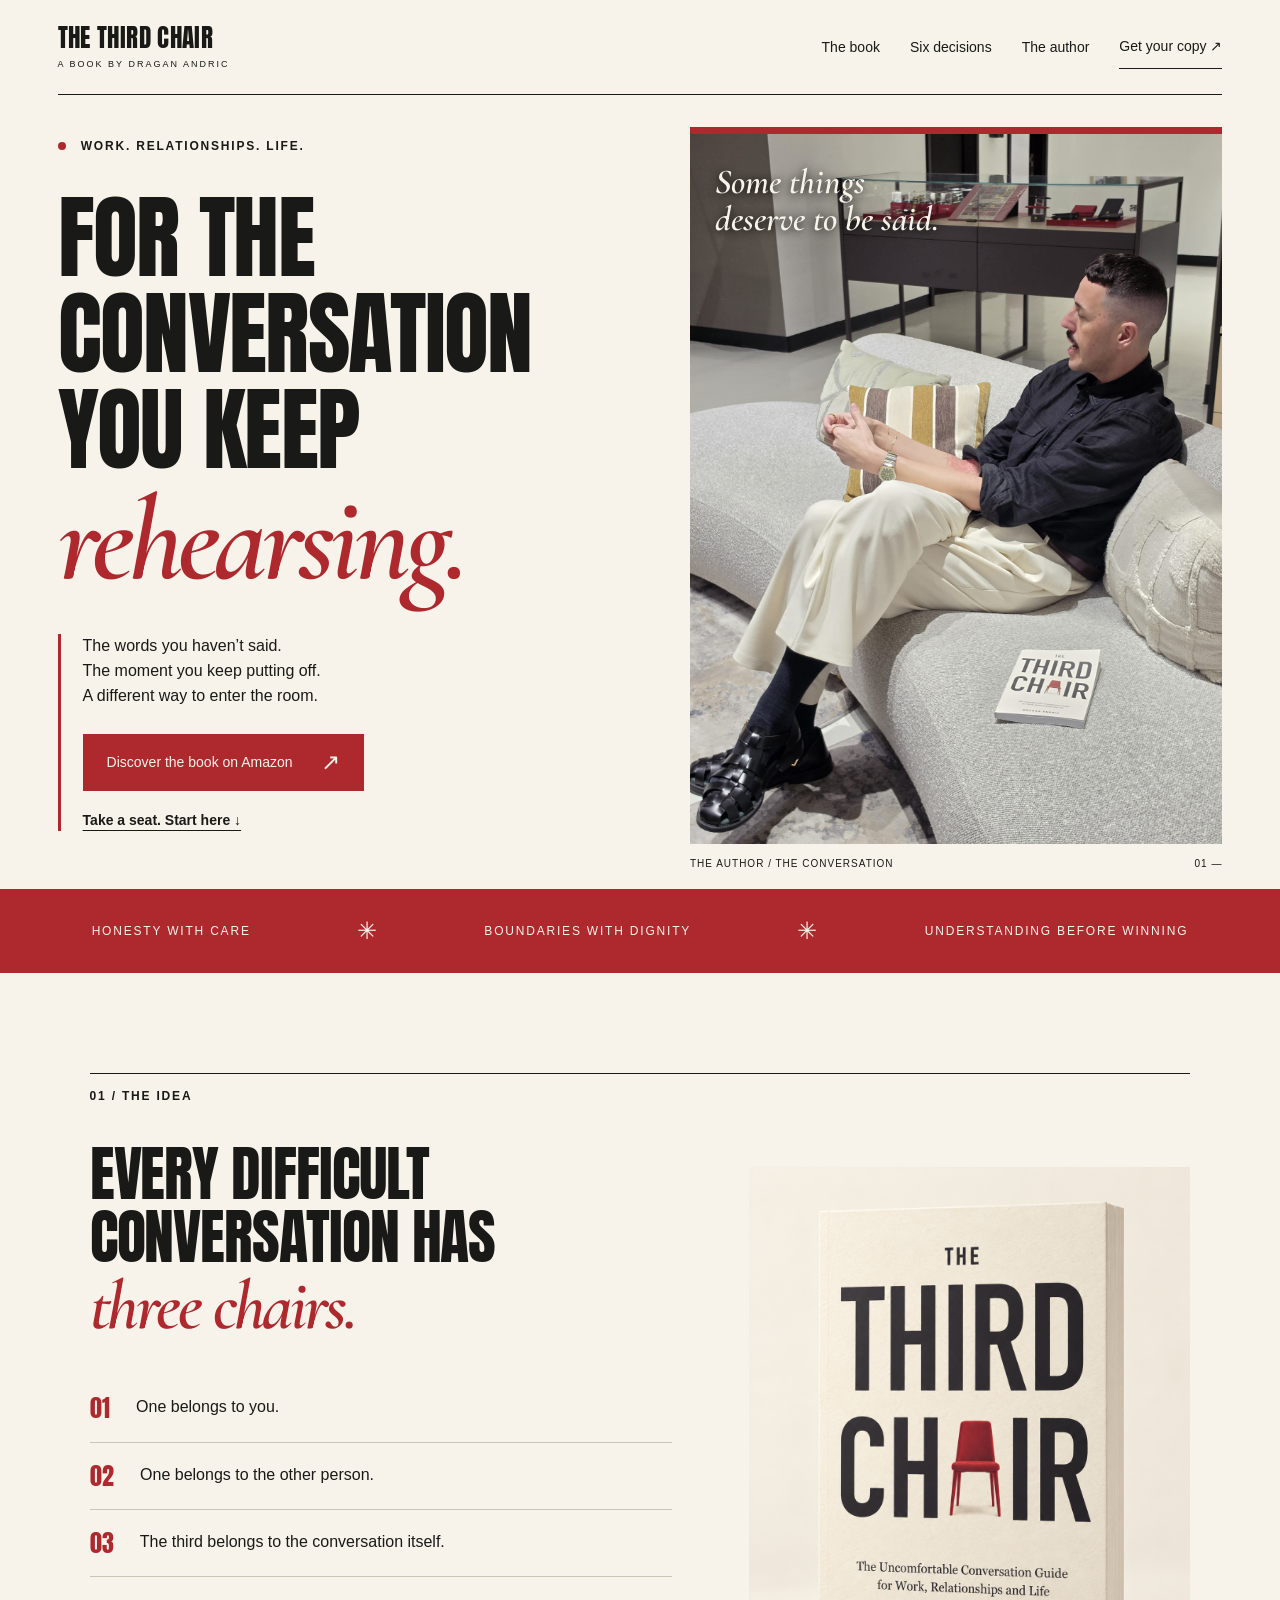
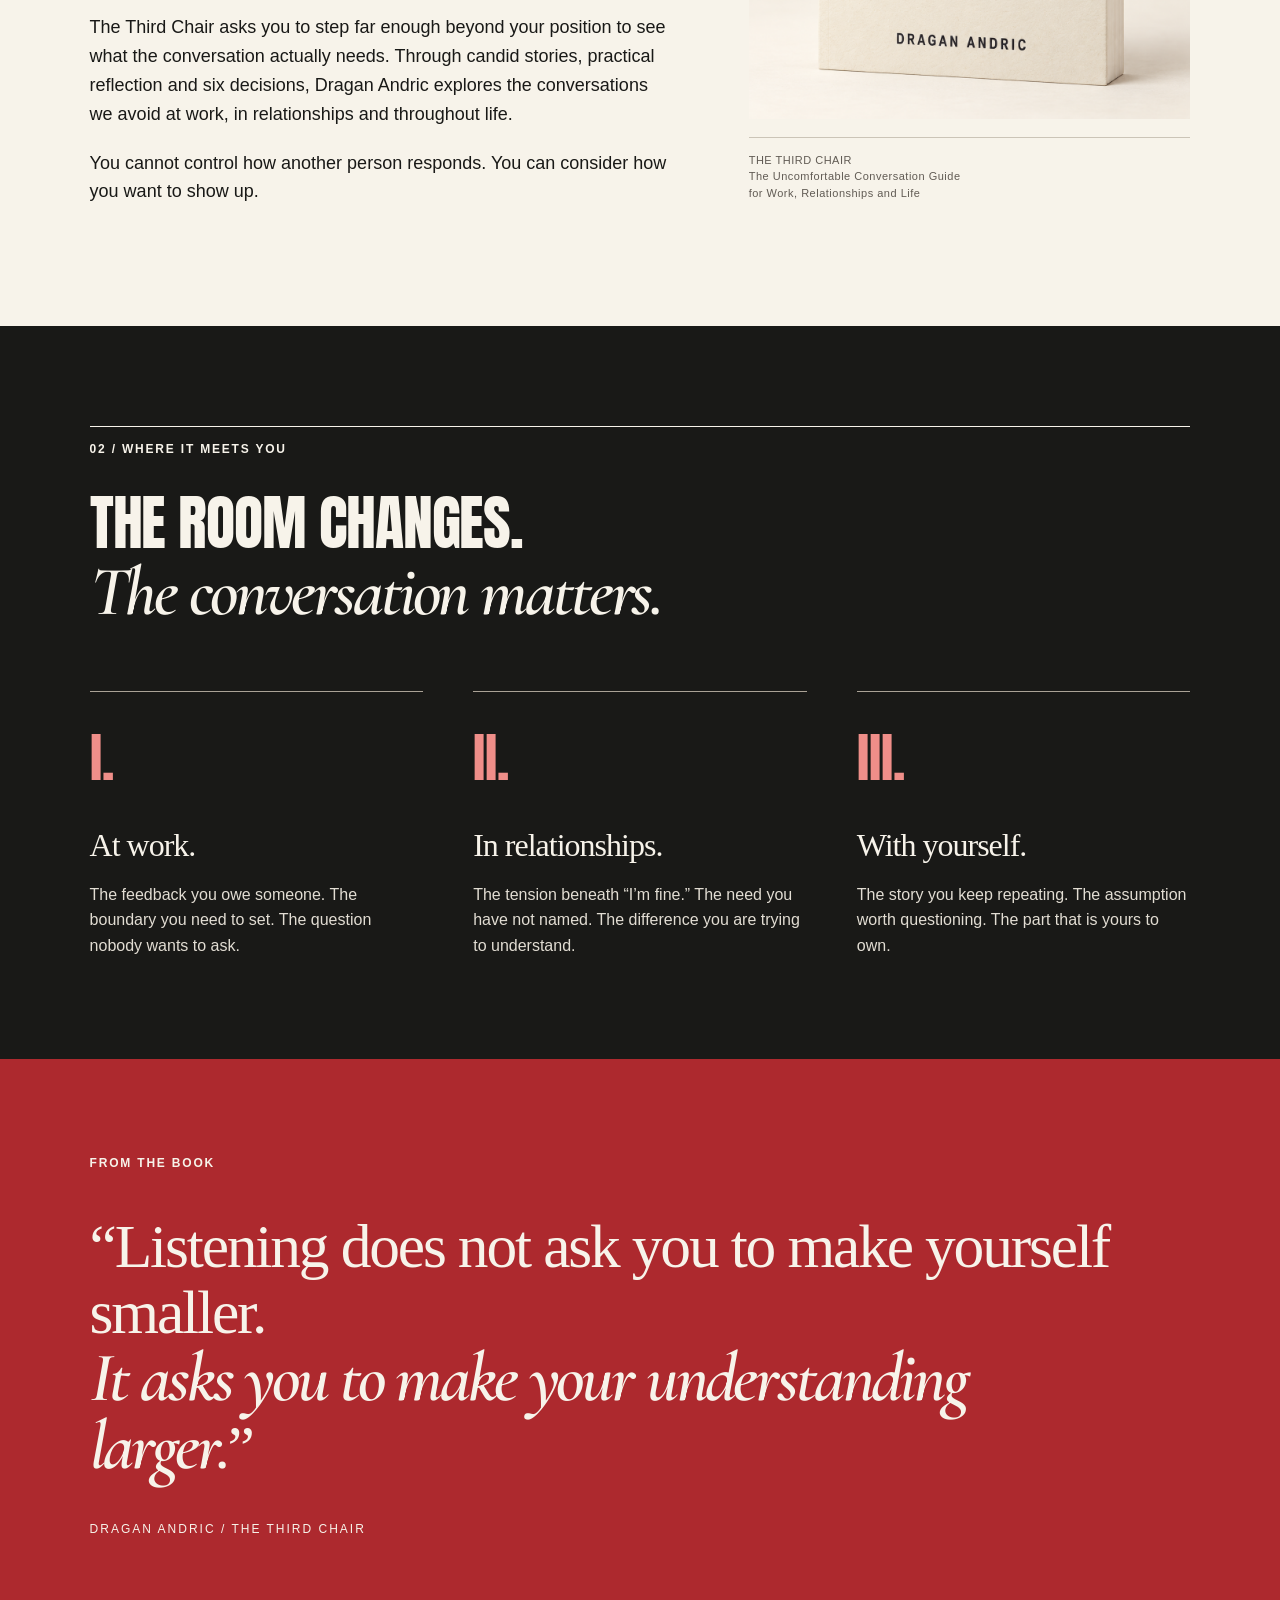
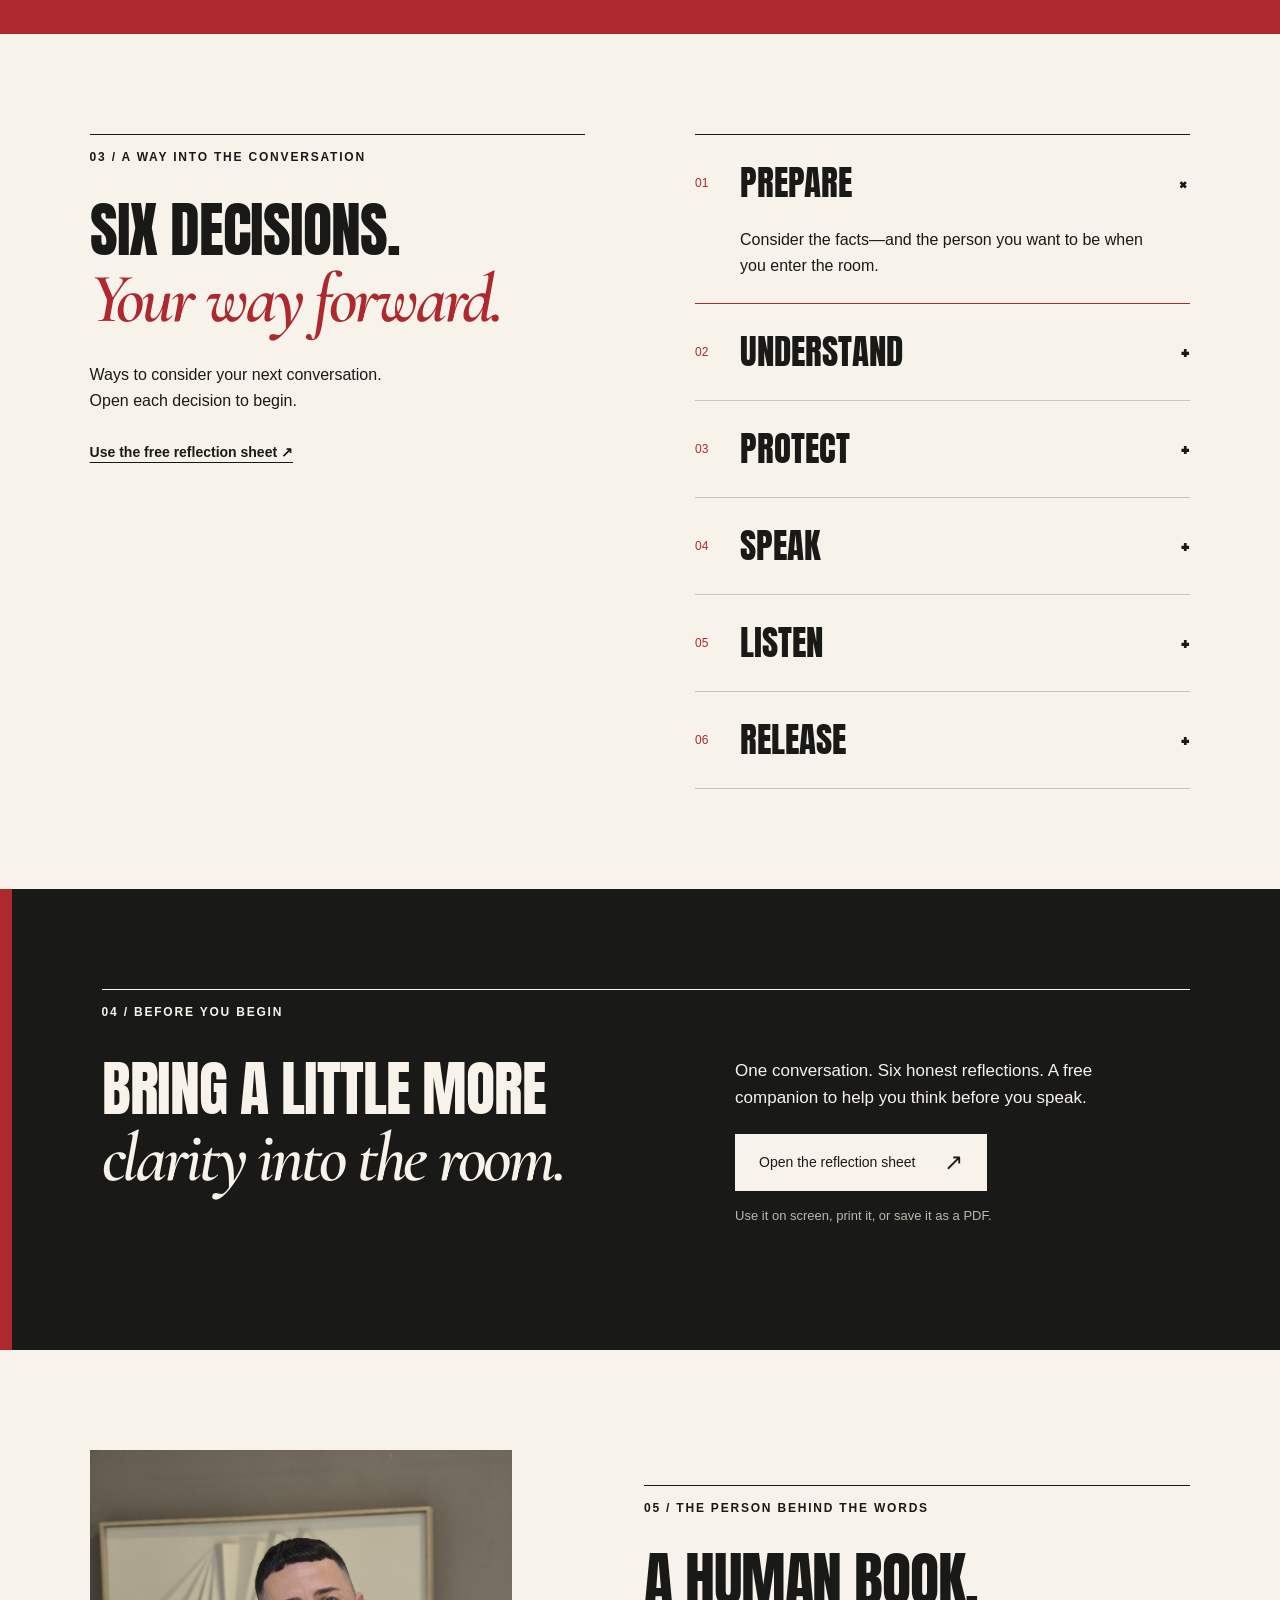
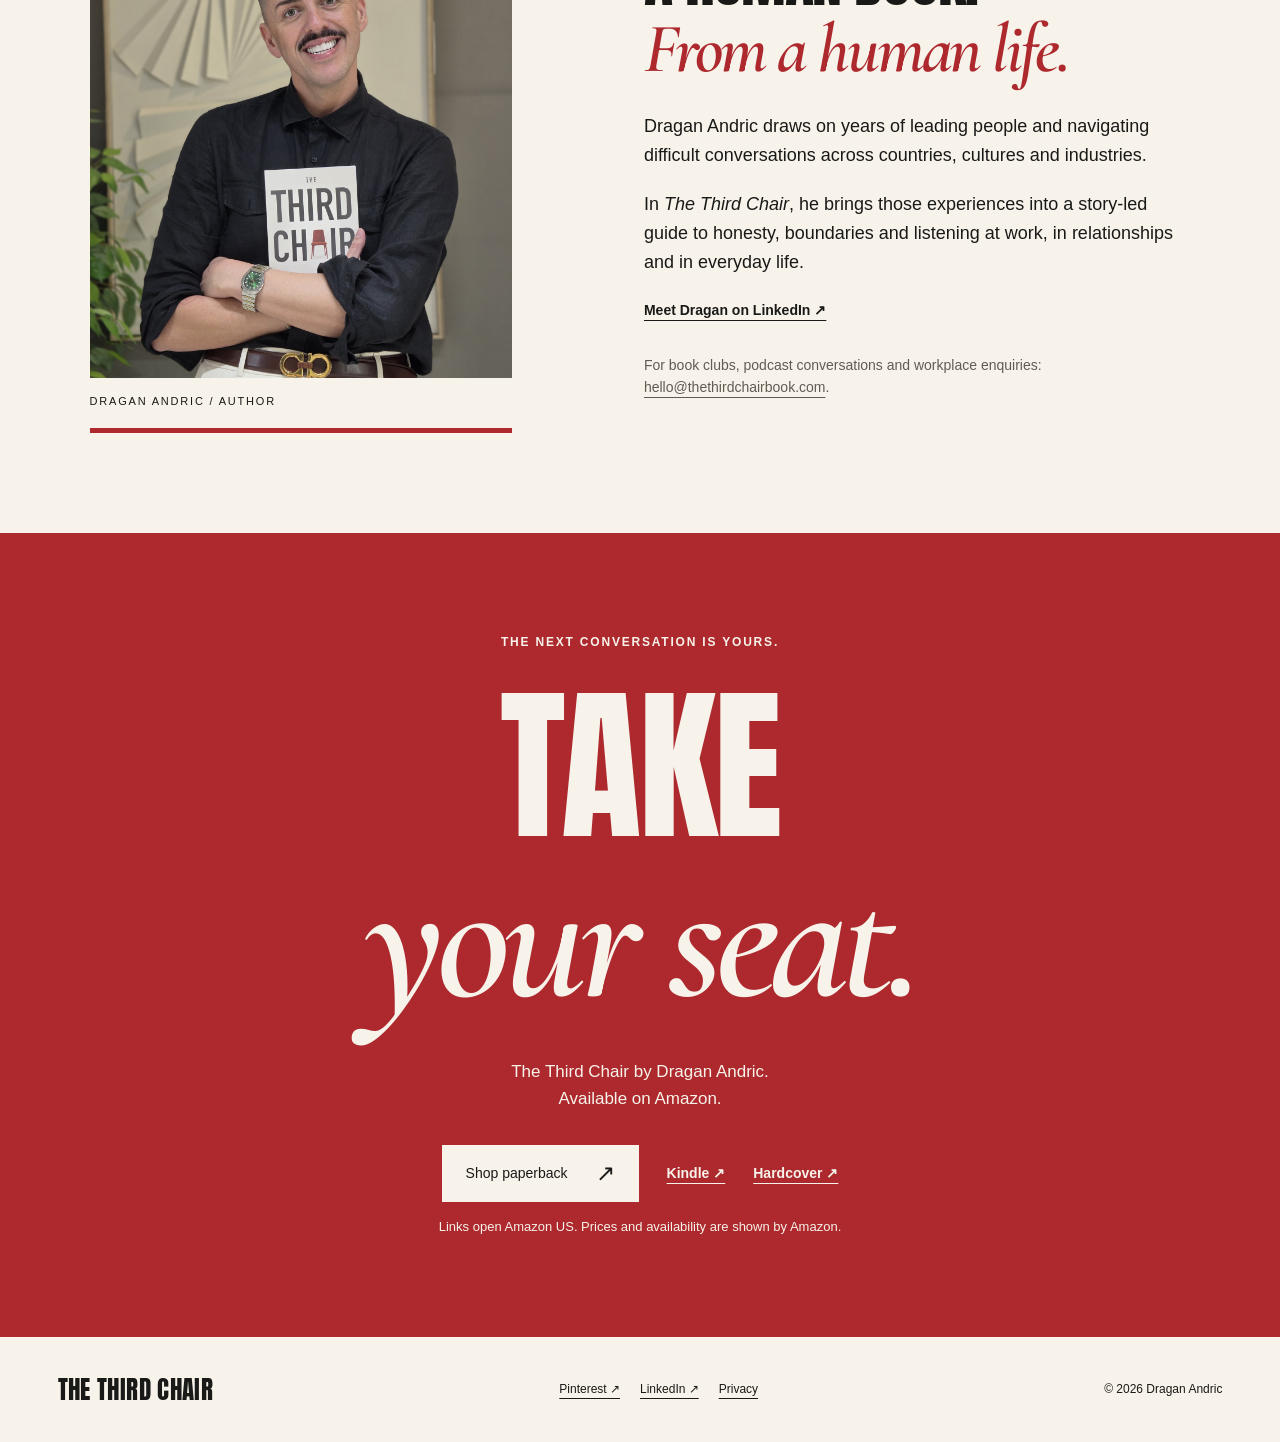
<file: index.html>
<!doctype html><html lang="en"><head><meta charset="utf-8"><meta name="viewport" content="width=device-width,initial-scale=1"><title>The Third Chair — Dragan Andric</title><meta name="description" content="For the conversation you keep rehearsing. Discover The Third Chair by Dragan Andric, a guide to uncomfortable conversations at work, in relationships and in life."><link rel="canonical" href="https://thethirdchairbook.com/"><meta property="og:title" content="The Third Chair — For the conversation you keep rehearsing."><meta property="og:description" content="A book about honesty, care, boundaries and how you choose to show up. By Dragan Andric."><meta property="og:type" content="website"><link rel="icon" href="/favicon.svg" type="image/svg+xml"><link rel="stylesheet" href="/style.css?v=measurement-1"></head><body class="editorial"><a class="skip" href="#main">Skip to content</a><header class="masthead"><a class="wordmark" href="/" aria-label="The Third Chair home">THE THIRD CHAIR<span>A BOOK BY DRAGAN ANDRIC</span></a><nav aria-label="Main navigation"><a href="#book">The book</a><a href="#decisions">Six decisions</a><a href="#author">The author</a><a class="nav-buy" href="#get-book">Get your copy ↗</a></nav></header><main id="main"><section class="hero"><div class="hero-copy"><p class="eyebrow"><span class="red-dot"></span> WORK. RELATIONSHIPS. LIFE.</p><h1><span>For the</span><span>conversation</span><span>you keep</span><em>rehearsing.</em></h1><div class="hero-bottom"><p>The words you haven’t said.<br>The moment you keep putting off.<br>A different way to enter the room.</p><a class="button" href="https://www.amazon.com/dp/B0HGGSGBLY?maas=maas_adg_940A98AC9C9FC85A5DFA03C1836B22C8_afap_abs&amp;ref_=aa_maas&amp;tag=maas">Discover the book on Amazon <span>↗</span></a><a class="text-link" href="#book">Take a seat. Start here ↓</a></div></div><figure class="hero-image"><img src="/author-conversation.jpg" alt="Dragan Andric seated in conversation, with The Third Chair beside him." fetchpriority="high" width="3000" height="4000"><figcaption><span>THE AUTHOR / THE CONVERSATION</span><span>01 —</span></figcaption><div class="image-note">Some things<br>deserve to be said.</div></figure></section><div class="running-line" aria-hidden="true">HONESTY WITH CARE <span>✳</span> BOUNDARIES WITH DIGNITY <span>✳</span> UNDERSTANDING BEFORE WINNING</div><section id="book" class="book-section section"><div class="section-label">01 / THE IDEA</div><div class="book-intro"><h2>Every difficult<br>conversation has<br><em>three chairs.</em></h2><div class="chair-lines"><p><span>01</span> One belongs to you.</p><p><span>02</span> One belongs to the other person.</p><p><span>03</span> The third belongs to the conversation itself.</p></div><p class="body-copy">The Third Chair asks you to step far enough beyond your position to see what the conversation actually needs. Through candid stories, practical reflection and six decisions, Dragan Andric explores the conversations we avoid at work, in relationships and throughout life.</p><p class="body-copy">You cannot control how another person responds. You can consider how you want to show up.</p></div><figure class="cover"><img src="/the-third-chair-paperback.png" alt="The Third Chair by Dragan Andric. The Uncomfortable Conversation Guide for Work, Relationships and Life." width="1122" height="1402" loading="lazy"><figcaption>THE THIRD CHAIR<br>The Uncomfortable Conversation Guide<br>for Work, Relationships and Life</figcaption></figure></section><section class="contexts section"><div class="section-label">02 / WHERE IT MEETS YOU</div><h2>The room changes.<br><em>The conversation matters.</em></h2><div class="context-grid"><article><span class="number">I.</span><h3>At work.</h3><p>The feedback you owe someone. The boundary you need to set. The question nobody wants to ask.</p></article><article><span class="number">II.</span><h3>In relationships.</h3><p>The tension beneath “I’m fine.” The need you have not named. The difference you are trying to understand.</p></article><article><span class="number">III.</span><h3>With yourself.</h3><p>The story you keep repeating. The assumption worth questioning. The part that is yours to own.</p></article></div></section><section class="excerpt section"><p class="eyebrow">FROM THE BOOK</p><blockquote>“Listening does not ask you to make yourself smaller.<br><em>It asks you to make your understanding larger.</em>”</blockquote><p class="quote-credit">DRAGAN ANDRIC / THE THIRD CHAIR</p></section><section id="decisions" class="decisions section"><div class="decision-heading"><div class="section-label">03 / A WAY INTO THE CONVERSATION</div><h2>Six decisions.<br><em>Your way forward.</em></h2><p>Ways to consider your next conversation.<br>Open each decision to begin.</p><a class="text-link" href="/before-the-conversation.html">Use the free reflection sheet ↗</a></div><div class="decision-list"><details open><summary><span>01</span>Prepare<b aria-hidden="true">+</b></summary><p>Consider the facts—and the person you want to be when you enter the room.</p></details><details><summary><span>02</span>Understand<b aria-hidden="true">+</b></summary><p>Look beyond your first interpretation. Make room for what you may not yet know.</p></details><details><summary><span>03</span>Protect<b aria-hidden="true">+</b></summary><p>Keep the purpose, dignity and boundaries of the conversation in view.</p></details><details><summary><span>04</span>Speak<b aria-hidden="true">+</b></summary><p>Say what needs to be said with honesty, clarity and care.</p></details><details><summary><span>05</span>Listen<b aria-hidden="true">+</b></summary><p>Make room for another perspective while keeping your own voice.</p></details><details><summary><span>06</span>Release<b aria-hidden="true">+</b></summary><p>Recognize what remains yours to do, and what you cannot control.</p></details></div></section><section class="worksheet section"><span class="section-label">04 / BEFORE YOU BEGIN</span><h2>Bring a little more<br><em>clarity into the room.</em></h2><div><p>One conversation. Six honest reflections. A free companion to help you think before you speak.</p><a class="button light" href="/before-the-conversation.html">Open the reflection sheet <span>↗</span></a><p class="small">Use it on screen, print it, or save it as a PDF.</p></div></section><section id="author" class="author section"><figure><img src="/dragan-andric.jpg" alt="Dragan Andric smiling and holding a physical copy of The Third Chair." width="3000" height="4000" loading="lazy"><figcaption>DRAGAN ANDRIC / AUTHOR</figcaption></figure><div><div class="section-label">05 / THE PERSON BEHIND THE WORDS</div><h2>A human book.<br><em>From a human life.</em></h2><p class="body-copy">Dragan Andric draws on years of leading people and navigating difficult conversations across countries, cultures and industries.</p><p class="body-copy">In <i>The Third Chair</i>, he brings those experiences into a story-led guide to honesty, boundaries and listening at work, in relationships and in everyday life.</p><a class="text-link" href="https://www.linkedin.com/in/dragan-andric/">Meet Dragan on LinkedIn ↗</a><p class="contact-note">For book clubs, podcast conversations and workplace enquiries: <a href="mailto:hello@thethirdchairbook.com">hello@thethirdchairbook.com</a>.</p></div></section><section id="get-book" class="purchase section"><p class="eyebrow">THE NEXT CONVERSATION IS YOURS.</p><h2>Take<br><em>your seat.</em></h2><p>The Third Chair by Dragan Andric.<br>Available on Amazon.</p><div class="purchase-links"><a class="button" href="https://www.amazon.com/dp/B0HGGSGBLY?maas=maas_adg_940A98AC9C9FC85A5DFA03C1836B22C8_afap_abs&amp;ref_=aa_maas&amp;tag=maas">Shop paperback <span>↗</span></a><a class="text-link" href="https://www.amazon.com/dp/B0HGH5NFVX?maas=maas_adg_4D6C887CD1703C146B6C5714FA574510_afap_abs&amp;ref_=aa_maas&amp;tag=maas">Kindle ↗</a><a class="text-link" href="https://www.amazon.com/dp/B0HH6GKMS4?maas=maas_adg_E6E56EA9C262AB7703E8A6C3BEEFF517_afap_abs&amp;ref_=aa_maas&amp;tag=maas">Hardcover ↗</a></div><p class="small">Links open Amazon US. Prices and availability are shown by Amazon.</p></section></main><footer><a class="wordmark" href="/">THE THIRD CHAIR</a><div><a href="https://www.pinterest.com/thethirdchairbook/">Pinterest ↗</a><a href="https://www.linkedin.com/in/dragan-andric/">LinkedIn ↗</a><a href="/privacy.html">Privacy</a></div><p>© 2026 Dragan Andric</p></footer><script type="application/ld+json">{"@context":"https://schema.org","@type":"Book","name":"The Third Chair","alternateName":"The Third Chair: The Uncomfortable Conversation Guide for Work, Relationships and Life","author":{"@type":"Person","name":"Dragan Andric"},"url":"https://thethirdchairbook.com/","inLanguage":"en"}</script><!-- Cloudflare Web Analytics --><script type="module" src="https://static.cloudflareinsights.com/beacon.min.js" data-cf-beacon='{"token":"bada44280bd04857942c5e00ef95dd53"}'></script><!-- End Cloudflare Web Analytics --></body></html>
</file>
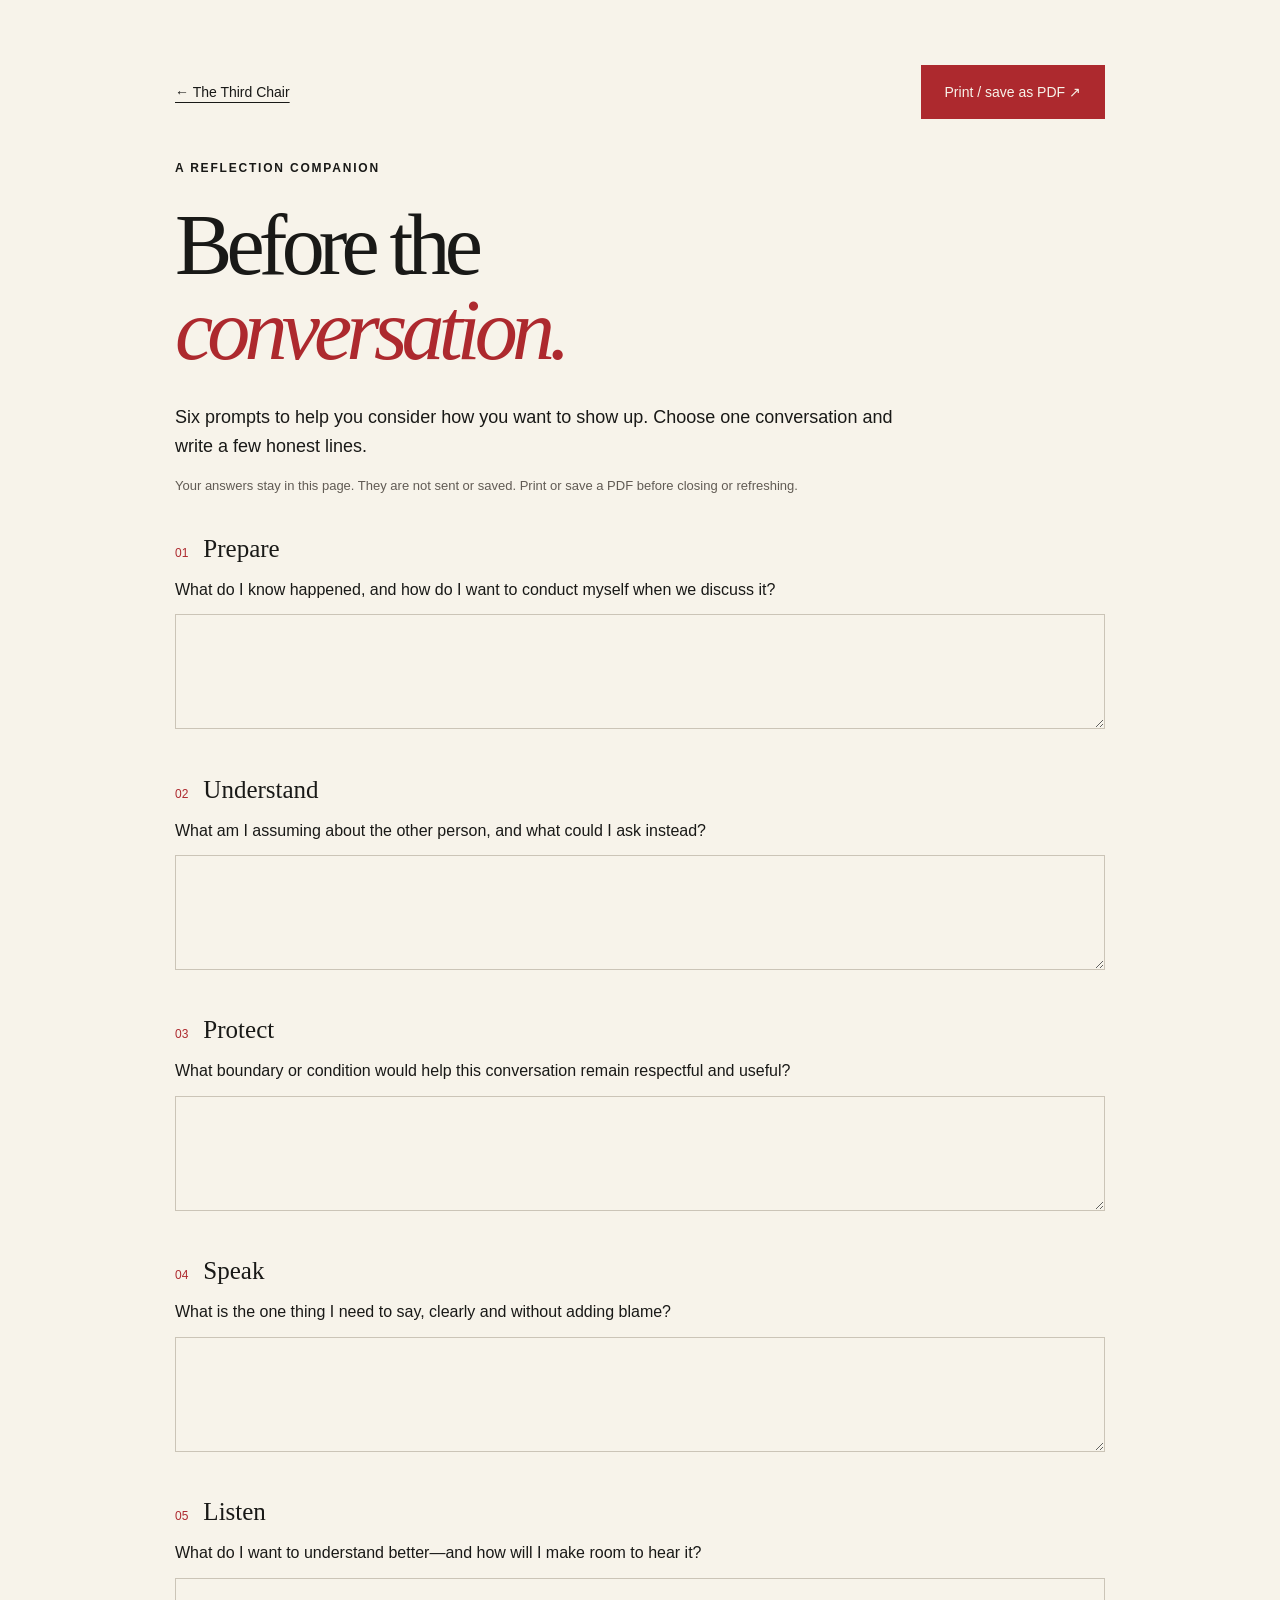
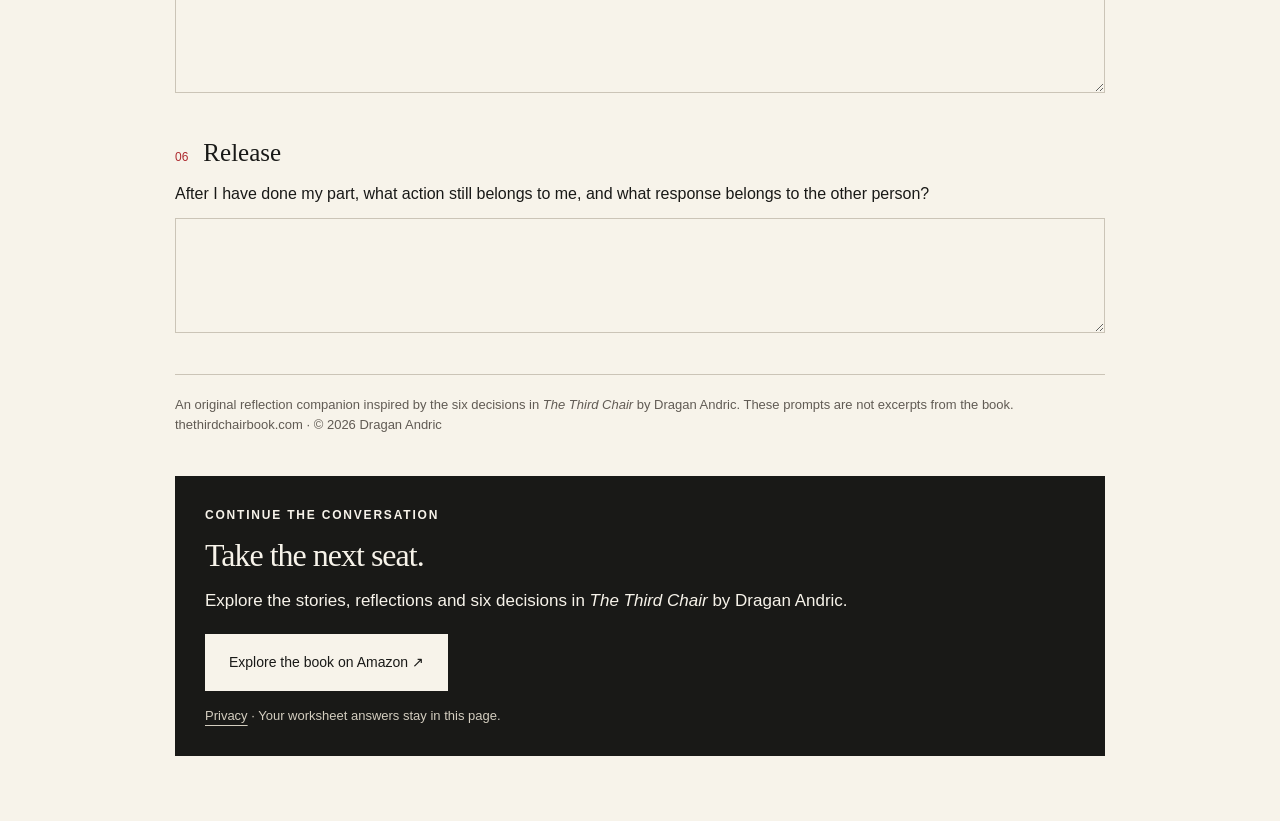
<file: before-the-conversation.html>
<!doctype html><html lang="en"><head><meta charset="utf-8"><meta name="viewport" content="width=device-width,initial-scale=1"><link rel="icon" href="/favicon.svg"><link rel="stylesheet" href="/style.css?v=measurement-1"><title>Before the Conversation — Free Reflection Sheet | The Third Chair</title><meta name="description" content="Six reflection prompts inspired by The Third Chair. Use the free worksheet on screen, print it or save as PDF."></head><body><main class="reading-page"><div class="sheet-top"><a href="/">← The Third Chair</a><button class="button" id="print">Print / save as PDF ↗</button></div><p class="eyebrow" style="margin-top:40px">A REFLECTION COMPANION</p><h1>Before the<br><em>conversation.</em></h1><p class="intro">Six prompts to help you consider how you want to show up. Choose one conversation and write a few honest lines.</p><p class="small">Your answers stay in this page. They are not sent or saved. Print or save a PDF before closing or refreshing.</p><div class="prompt"><label for="q1"><span>01</span>Prepare</label><p id="hint1">What do I know happened, and how do I want to conduct myself when we discuss it?</p><textarea id="q1" aria-describedby="hint1" spellcheck="true"></textarea></div><div class="prompt"><label for="q2"><span>02</span>Understand</label><p id="hint2">What am I assuming about the other person, and what could I ask instead?</p><textarea id="q2" aria-describedby="hint2" spellcheck="true"></textarea></div><div class="prompt"><label for="q3"><span>03</span>Protect</label><p id="hint3">What boundary or condition would help this conversation remain respectful and useful?</p><textarea id="q3" aria-describedby="hint3" spellcheck="true"></textarea></div><div class="prompt"><label for="q4"><span>04</span>Speak</label><p id="hint4">What is the one thing I need to say, clearly and without adding blame?</p><textarea id="q4" aria-describedby="hint4" spellcheck="true"></textarea></div><div class="prompt"><label for="q5"><span>05</span>Listen</label><p id="hint5">What do I want to understand better—and how will I make room to hear it?</p><textarea id="q5" aria-describedby="hint5" spellcheck="true"></textarea></div><div class="prompt"><label for="q6"><span>06</span>Release</label><p id="hint6">After I have done my part, what action still belongs to me, and what response belongs to the other person?</p><textarea id="q6" aria-describedby="hint6" spellcheck="true"></textarea></div><p class="sheet-note">An original reflection companion inspired by the six decisions in <i>The Third Chair</i> by Dragan Andric. These prompts are not excerpts from the book.<br>thethirdchairbook.com · © 2026 Dragan Andric</p><aside class="sheet-book-invitation"><p class="eyebrow">CONTINUE THE CONVERSATION</p><h2>Take the next seat.</h2><p>Explore the stories, reflections and six decisions in <i>The Third Chair</i> by Dragan Andric.</p><a class="button" href="https://www.amazon.com/dp/B0HGGSGBLY?maas=maas_adg_7A5C8BD7A2F4BE5ABB616CB9199E258D_afap_abs&amp;ref_=aa_maas&amp;tag=maas">Explore the book on Amazon ↗</a><p class="small"><a href="/privacy.html">Privacy</a> · Your worksheet answers stay in this page.</p></aside></main><script src="/worksheet.js"></script><!-- Cloudflare Web Analytics --><script type="module" src="https://static.cloudflareinsights.com/beacon.min.js" data-cf-beacon='{"token":"bada44280bd04857942c5e00ef95dd53"}'></script><!-- End Cloudflare Web Analytics --></body></html>
</file>
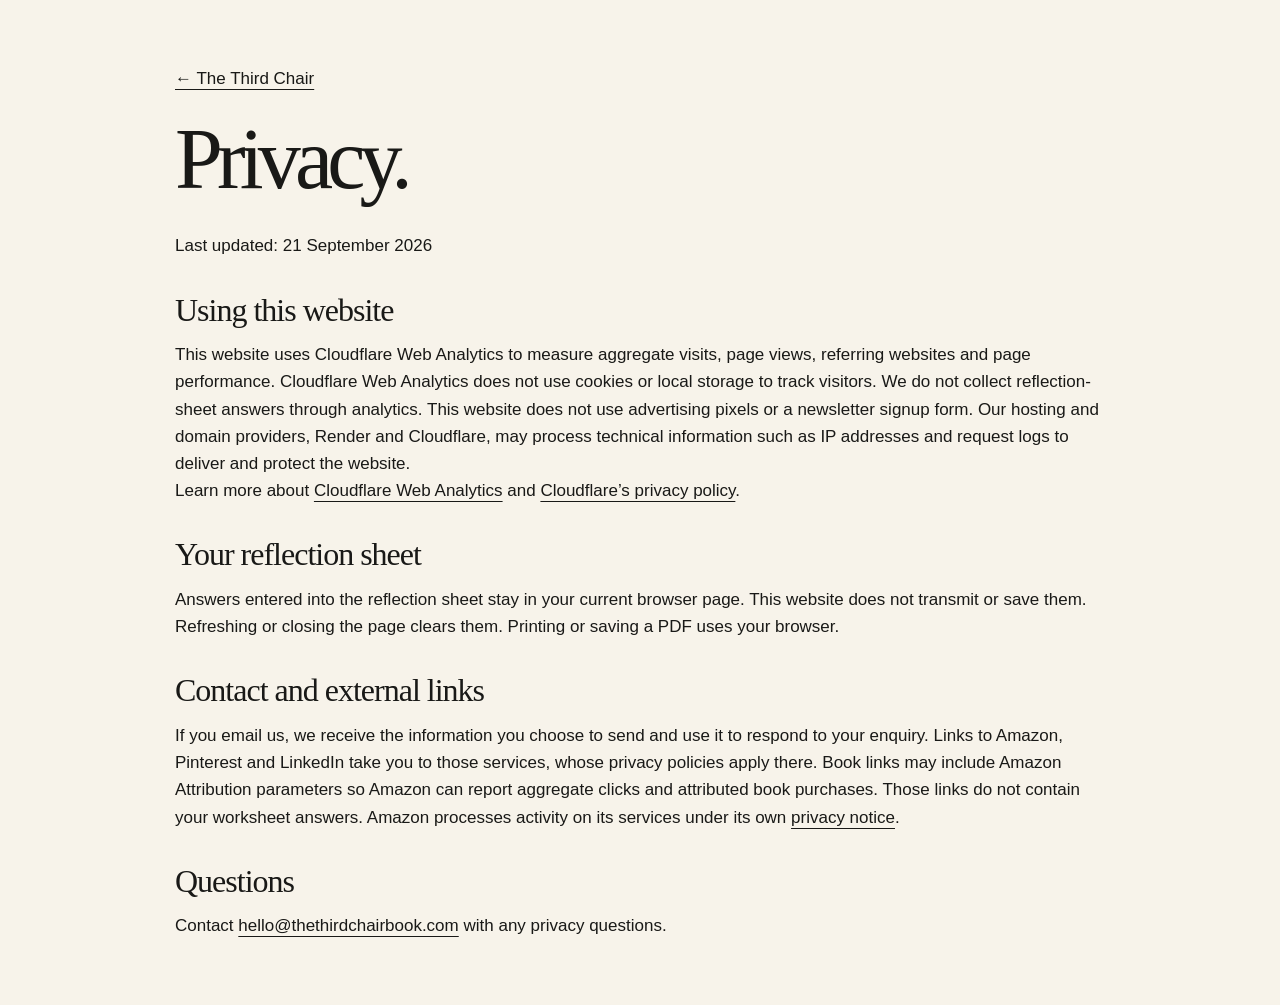
<file: privacy.html>
<!doctype html><html lang="en"><head><meta charset="utf-8"><meta name="viewport" content="width=device-width,initial-scale=1"><link rel="icon" href="/favicon.svg"><link rel="stylesheet" href="/style.css?v=measurement-1"><title>Privacy | The Third Chair</title></head><body><main class="reading-page"><a href="/">← The Third Chair</a><h1>Privacy.</h1><p>Last updated: 21 September 2026</p><h2>Using this website</h2><p>This website uses Cloudflare Web Analytics to measure aggregate visits, page views, referring websites and page performance. Cloudflare Web Analytics does not use cookies or local storage to track visitors. We do not collect reflection-sheet answers through analytics. This website does not use advertising pixels or a newsletter signup form. Our hosting and domain providers, Render and Cloudflare, may process technical information such as IP addresses and request logs to deliver and protect the website.</p><p>Learn more about <a href="https://www.cloudflare.com/web-analytics/">Cloudflare Web Analytics</a> and <a href="https://www.cloudflare.com/privacypolicy/">Cloudflare’s privacy policy</a>.</p><h2>Your reflection sheet</h2><p>Answers entered into the reflection sheet stay in your current browser page. This website does not transmit or save them. Refreshing or closing the page clears them. Printing or saving a PDF uses your browser.</p><h2>Contact and external links</h2><p>If you email us, we receive the information you choose to send and use it to respond to your enquiry. Links to Amazon, Pinterest and LinkedIn take you to those services, whose privacy policies apply there. Book links may include Amazon Attribution parameters so Amazon can report aggregate clicks and attributed book purchases. Those links do not contain your worksheet answers. Amazon processes activity on its services under its own <a href="https://www.amazon.com/gp/help/customer/display.html?nodeId=468496">privacy notice</a>.</p><h2>Questions</h2><p>Contact <a href="mailto:hello@thethirdchairbook.com">hello@thethirdchairbook.com</a> with any privacy questions.</p></main><!-- Cloudflare Web Analytics --><script type="module" src="https://static.cloudflareinsights.com/beacon.min.js" data-cf-beacon='{"token":"bada44280bd04857942c5e00ef95dd53"}'></script><!-- End Cloudflare Web Analytics --></body></html>
</file>
<file: style.css>
:root{--paper:#f7f3ea;--ink:#191917;--red:#9f392d;--muted:#615b54;--line:#cbc4b7}*{box-sizing:border-box}html{scroll-behavior:smooth;scroll-padding-top:30px}body{margin:0;background:var(--paper);color:var(--ink);font:17px/1.6 Arial,Helvetica,sans-serif}a{color:inherit;text-underline-offset:5px}button,a,summary{touch-action:manipulation}a:focus-visible,button:focus-visible,summary:focus-visible,textarea:focus-visible{outline:3px solid var(--red);outline-offset:5px}img{max-width:100%;display:block}figure,p{margin:0}h1,h2,h3{font-weight:500;line-height:.99;margin:0;letter-spacing:-.06em}h1,h2,blockquote,.number{font-family:Georgia,'Times New Roman',serif}em{font-weight:400;color:var(--red)}h2{font-size:clamp(42px,5.3vw,80px)}.skip{position:absolute;top:-90px;z-index:10;background:var(--ink);color:white;padding:15px}.skip:focus{top:5px}.masthead{margin:0 4.5%;padding:25px 0;display:flex;align-items:center;justify-content:space-between;border-bottom:1px solid var(--ink);gap:25px}.wordmark{text-decoration:none;font-size:21px;font-weight:800;letter-spacing:-1px;line-height:1}.wordmark span{display:block;letter-spacing:2px;font-size:10px;margin-top:10px}nav{display:flex;align-items:center;gap:30px;font-size:14px}nav a{text-decoration:none}.nav-buy{border-bottom:1px solid;padding:10px 0}.hero{display:grid;grid-template-columns:1.13fr 1fr;margin:0 4.5%;min-height:760px;padding-top:32px;gap:4%}.hero-copy{padding:10px 0 45px;position:relative;z-index:1}.eyebrow,.section-label{font-size:12px;letter-spacing:1.8px;font-weight:700}.red-dot{display:inline-block;width:8px;height:8px;background:var(--red);border-radius:50%;margin-right:10px}h1{font-size:clamp(66px,7.9vw,116px);margin:35px 0 30px;letter-spacing:-.068em}.hero-bottom p{font-size:16px;line-height:1.55;margin-bottom:25px}.button{display:inline-flex;align-items:center;justify-content:space-between;gap:28px;background:var(--red);color:var(--paper);padding:16px 23px;text-decoration:none;font-size:14px;min-height:54px;border:1px solid var(--red)}.button:hover{background:var(--ink);border-color:var(--ink)}.button span{font-size:23px;line-height:1}.text-link{font-size:14px;font-weight:600;display:inline-block}.hero-bottom>.text-link{display:block;margin-top:18px;width:fit-content}.hero-image{position:relative;align-self:stretch;margin-bottom:45px}.hero-image img{width:100%;height:100%;max-height:805px;object-fit:cover;object-position:57% center}.hero-image figcaption{position:absolute;bottom:-28px;width:100%;display:flex;justify-content:space-between;font-size:10px;letter-spacing:1px}.image-note{position:absolute;top:30px;left:25px;font-family:Georgia,serif;font-style:italic;font-size:27px;line-height:1.05;color:var(--paper);text-shadow:0 1px 10px #000}.running-line{background:var(--ink);color:var(--paper);padding:20px 4%;display:flex;justify-content:space-around;gap:25px;align-items:center;font-size:12px;letter-spacing:1.8px}.running-line span{color:#df7968;font-size:24px}.section{padding:100px 7%}.book-section{display:grid;grid-template-columns:1.2fr .65fr;column-gap:12%;row-gap:35px}.book-section>.section-label{grid-column:1/-1}.chair-lines{margin:36px 0}.chair-lines p{padding:11px 0;border-bottom:1px solid var(--line);font-size:16px}.chair-lines span{font-size:12px;color:var(--red);margin-right:22px}.body-copy{max-width:590px;margin:20px 0;font-size:18px}.cover{padding-top:12px;align-self:center}.cover img{max-height:520px;width:auto;box-shadow:18px 20px 0 #e5ded0;transform:rotate(4deg);margin:auto}.cover figcaption{font-size:12px;color:var(--muted);margin-top:48px;line-height:1.5}.contexts{background:#eae4d8}.contexts h2{margin-top:32px;font-size:clamp(40px,4.6vw,66px)}.context-grid{display:grid;grid-template-columns:repeat(3,1fr);gap:50px;margin-top:65px}.context-grid article{border-top:1px solid var(--ink);padding-top:22px}.number{font-size:35px;color:var(--red)}h3{font-size:28px;letter-spacing:-1px;margin:30px 0 20px}.context-grid p{font-size:16px;max-width:350px}.excerpt{background:var(--red);color:var(--paper);text-align:center;padding-top:80px;padding-bottom:80px}blockquote{font-size:clamp(35px,4.8vw,68px);line-height:1.15;letter-spacing:-2px;margin:40px auto;max-width:1120px}blockquote em{color:#edc1ac}.quote-credit{font-size:12px;letter-spacing:2px}.decisions{display:grid;grid-template-columns:1fr 1fr;gap:10%}.decision-heading h2{margin:30px 0}.decision-heading p{font-size:16px;margin-bottom:25px}.decision-list{border-top:1px solid var(--ink)}details{border-bottom:1px solid var(--line);padding:20px 0}summary{display:flex;align-items:center;cursor:pointer;list-style:none;font-family:Georgia,serif;font-size:32px;letter-spacing:-1px}summary::-webkit-details-marker{display:none}summary span{font:12px Arial,sans-serif;color:var(--red);width:45px}summary b{font-size:24px;font-weight:400;margin-left:auto}details[open] summary b{transform:rotate(45deg)}details p{padding:16px 25px 4px 45px;font-size:16px}.worksheet{background:var(--ink);color:var(--paper);display:grid;grid-template-columns:1.2fr 1fr;gap:35px 8%}.worksheet>.section-label{grid-column:1/-1}.worksheet h2{font-size:clamp(40px,4.8vw,67px)}.worksheet em{color:#d99683}.worksheet p{max-width:420px;margin-bottom:23px}.light{background:var(--paper);color:var(--ink);border-color:var(--paper)}.light:hover{background:#dccdbc;color:var(--ink);border-color:#dccdbc}.small{font-size:13px;color:var(--muted);margin-top:15px}.worksheet .small{color:#beb7aa}.author{display:grid;grid-template-columns:.85fr 1.1fr;gap:12%;align-items:center}.author figure img{aspect-ratio:4/5;object-fit:cover;object-position:center 38%}.author figcaption{font-size:11px;letter-spacing:1.8px;margin-top:15px}.author h2{margin:30px 0;font-size:clamp(40px,4.6vw,66px)}.contact-note{font-size:14px;color:var(--muted);margin-top:30px;max-width:430px}.purchase{text-align:center;border-top:1px solid var(--line)}.purchase h2{font-size:clamp(90px,13vw,180px);margin:35px 0}.purchase-links{display:flex;justify-content:center;align-items:center;gap:28px;margin-top:32px}footer{display:flex;align-items:center;justify-content:space-between;gap:30px;border-top:1px solid var(--ink);margin:0 4.5%;padding:35px 0;font-size:12px}footer>div{display:flex;gap:20px}footer .wordmark{font-size:18px}.reading-page{max-width:1000px;margin:0 auto;padding:65px 35px}.reading-page h1{font-size:clamp(52px,7vw,86px);margin-top:25px}.reading-page .intro{max-width:720px;font-size:18px}.sheet-top{display:flex;justify-content:space-between;gap:20px;align-items:center}.sheet-top a,.sheet-top button{font:14px Arial,sans-serif}.sheet-top button{cursor:pointer}.prompt{margin:32px 0;break-inside:avoid}.prompt label{display:block;font-family:Georgia,serif;font-size:25px}.prompt label span{font:12px Arial,sans-serif;color:var(--red);margin-right:15px}.prompt p{font-size:16px;margin:8px 0 12px}.prompt textarea{width:100%;min-height:115px;resize:vertical;padding:15px;background:transparent;border:1px solid var(--line);font:17px/1.5 Georgia,serif;color:var(--ink)}.sheet-note{font-size:13px;color:var(--muted);border-top:1px solid var(--line);padding-top:20px}.reading-page h2{font-size:32px;letter-spacing:-1px;margin:35px 0 15px}@media(min-width:1500px){body{max-width:1700px;margin:auto}}@media(max-width:850px){.masthead{padding:22px 0}nav{gap:18px}nav a:not(.nav-buy){display:none}.hero{min-height:0;grid-template-columns:1.12fr 1fr;gap:22px}h1{font-size:clamp(55px,8.4vw,85px)}.hero-image img{object-position:60% center}.image-note{font-size:22px;left:15px}.button{font-size:13px;padding:14px 18px;gap:14px}.section{padding:65px 6%}.book-section{gap:30px 8%}.body-copy{font-size:16px}.context-grid{gap:25px}.running-line{font-size:9px;letter-spacing:1px}.decisions{gap:5%}.author{gap:7%}.purchase-links{flex-wrap:wrap}footer{flex-wrap:wrap}.wordmark span{font-size:9px}}@media(max-width:580px){.masthead{margin:0 6%}.wordmark{font-size:18px}.nav-buy{font-size:12px}.hero{margin:0 6%;display:flex;flex-direction:column;padding-top:22px;gap:0}.hero-copy{padding-bottom:30px}h1{font-size:clamp(63px,14.5vw,84px);margin:27px 0}.hero-bottom p{font-size:16px}.hero-image{height:520px;margin-bottom:50px}.hero-image img{max-height:none;object-position:center 53%}.image-note{font-size:28px;top:23px;left:23px}.hero-image figcaption{font-size:9px}.running-line{display:block;text-align:center;font-size:10px;padding:18px 10px}.running-line span{margin:0 8px;font-size:14px}.book-section,.author,.decisions,.worksheet{grid-template-columns:1fr;gap:35px}.book-section .cover{max-width:250px;margin:25px auto 0}.cover figcaption{text-align:center}.context-grid{grid-template-columns:1fr;gap:34px;margin-top:40px}.context-grid h3{margin:12px 0}.context-grid p{max-width:none}.context-grid article{position:relative;padding-left:53px}.number{position:absolute;left:0;top:22px;font-size:29px}.excerpt{padding:60px 6%}blockquote{font-size:37px;letter-spacing:-1.4px;margin:30px 0}.section-label,.eyebrow{font-size:10px;letter-spacing:1.4px}.author figure{max-width:350px}.author>div{order:-1}.purchase-links{gap:22px}.purchase-links .button{width:100%;max-width:300px}.purchase .small{font-size:12px}.sheet-top{align-items:flex-start}.reading-page{padding:30px 22px}.reading-page h1{font-size:54px}.sheet-top .button{font-size:12px;padding:10px}.reading-page .intro{font-size:16px}footer{gap:22px;padding:28px 0}footer>div{gap:15px}.wordmark span{letter-spacing:1.3px}}@media(prefers-reduced-motion:reduce){html{scroll-behavior:auto}}@media print{body{background:white;font-size:11pt}.sheet-top,body>footer,.skip{display:none}.reading-page{padding:0;max-width:none}.reading-page h1{font-size:32pt;margin:10px 0}.reading-page .intro{font-size:10pt}.prompt{margin:14px 0}.prompt label{font-size:16pt}.prompt p{font-size:10pt;margin:3px 0}.prompt textarea{min-height:65px;height:65px;border:0;border-bottom:1px solid #aaa;font-size:10pt;padding:5px 0}.sheet-note{font-size:8pt}.reading-page>.small{font-size:9pt}@page{size:A4;margin:14mm}}
.author figure img{width:100%;height:auto;aspect-ratio:4/5;object-fit:cover}.cover img{height:auto;width:100%;max-height:none}.cover{max-width:325px}
.print-answer{display:none}@media print{.prompt textarea{display:none}.print-answer{display:block;white-space:pre-wrap;overflow-wrap:anywhere;min-height:65px;border-bottom:1px solid #aaa;font:10pt/1.4 Georgia,serif;padding:5px 0}} 

/* Editorial edition: the typography and colour rhythm of TC13–TC16. */
@font-face{font-family:Anton;src:url('/Anton-Regular.ttf') format('truetype');font-weight:400;font-style:normal;font-display:swap}
@font-face{font-family:Cormorant;src:url('/CormorantGaramond-Italic.ttf') format('truetype');font-weight:300 700;font-style:italic;font-display:swap}
:root{--red:#ad292e}
.editorial .wordmark{font-family:Anton,Impact,sans-serif;font-weight:400;letter-spacing:.015em;font-size:25px}
.editorial .wordmark span{font-family:Arial,sans-serif;font-size:9px;letter-spacing:2px}
.editorial h1,.editorial h2{font-family:Anton,Impact,'Arial Narrow',sans-serif;font-weight:400;text-transform:uppercase;letter-spacing:-.018em;line-height:1.05}
.editorial h1 em,.editorial h2 em,.editorial blockquote em{font-family:Cormorant,Georgia,serif;text-transform:none;font-weight:600;letter-spacing:-.045em;line-height:.95}
.editorial .hero{grid-template-columns:1.1fr 1fr;gap:4%;min-height:780px}
.editorial h1{font-size:clamp(55px,7.2vw,114px);margin:34px 0 38px;line-height:1.04}
.editorial h1 span,.editorial h1 em{display:block}
.editorial h1 em{font-size:1.3em;margin-top:5px}
.editorial .hero-bottom{border-left:3px solid var(--red);padding-left:22px;margin-top:30px}
.editorial .hero-image{border-top:7px solid var(--red)}
.editorial .image-note{font-family:Cormorant,Georgia,serif;font-size:35px;font-weight:600}
.editorial .running-line{background:var(--red);color:var(--paper);padding-block:23px}
.editorial .running-line span{color:var(--paper)}
.editorial h2{font-size:clamp(42px,4.7vw,74px)}
.editorial h2 em{display:inline-block;font-size:1.16em;margin-top:5px}
.editorial .section-label{border-top:1px solid currentColor;padding-top:13px}
.editorial .book-section{grid-template-columns:1.12fr .85fr;column-gap:7%;align-items:center}
.editorial .chair-lines p{padding:14px 0}
.editorial .chair-lines span{font-family:Anton,sans-serif;font-size:24px;vertical-align:middle}
.editorial .cover{max-width:100%;width:100%;padding:0;align-self:center}
.editorial .cover img{width:100%;height:auto;transform:none;box-shadow:none;margin:0;max-height:none}
.editorial .cover figcaption{margin-top:18px;padding-top:14px;border-top:1px solid var(--line);font-size:11px;letter-spacing:.5px;text-align:left}
.editorial .contexts{background:var(--ink);color:var(--paper)}
.editorial .contexts h2 em{color:var(--paper)}
.editorial .context-grid article{border-color:#aaa296}
.editorial .number{font-family:Anton,sans-serif;font-size:54px;color:#ef8e89}
.editorial .context-grid h3{font-family:Georgia,serif;font-size:32px}
.editorial .context-grid p{color:#e2ddd3}
.editorial .excerpt{text-align:left;padding-block:95px}
.editorial blockquote{max-width:1050px;margin:40px 0;font-size:clamp(36px,4.8vw,70px);line-height:1.08;letter-spacing:-.035em}
.editorial blockquote em{color:var(--paper);font-size:1.14em}
.editorial summary{font-family:Anton,sans-serif;text-transform:uppercase;letter-spacing:0;font-size:35px}
.editorial summary span{font-family:Arial,sans-serif}
.editorial details[open]{border-bottom-color:var(--red)}
.editorial .worksheet{border-left:12px solid var(--red)}
.editorial .worksheet em{color:var(--paper)}
.editorial .author figure{border-bottom:5px solid var(--red);padding-bottom:18px}
.editorial .purchase{background:var(--red);color:var(--paper);border:0;position:relative}
.editorial .purchase h2{font-size:clamp(96px,13vw,185px);line-height:.95}
.editorial .purchase h2 em{color:var(--paper);font-size:1.08em}
.editorial .purchase .button{background:var(--paper);color:var(--ink);border-color:var(--paper)}
.editorial .purchase .button:hover{background:var(--ink);color:var(--paper);border-color:var(--ink)}
.editorial .purchase .small{color:var(--paper)}
.editorial .purchase a:focus-visible{outline-color:var(--paper)}
.editorial footer{border:0;padding-block:40px}
@media(max-width:1050px) and (min-width:581px){.editorial h1{font-size:7.1vw}.editorial .hero{min-height:650px}.editorial .hero-image img{object-position:60% center}.editorial .book-section{column-gap:5%}.editorial h2{font-size:clamp(32px,4.9vw,52px)}.editorial .context-grid{gap:24px}}
@media(max-width:580px){.editorial .wordmark{font-size:21px}.editorial h1{font-size:14vw;line-height:1.09;margin:27px 0 30px}.editorial h1 em{font-size:1.48em;line-height:1}.editorial .hero{min-height:0}.editorial .hero-bottom{padding-left:17px}.editorial .hero-image{height:490px}.editorial h2{font-size:clamp(38px,10vw,56px);line-height:1.1}.editorial .book-section{grid-template-columns:1fr}.editorial .book-section .cover{max-width:390px;margin:0 auto}.editorial .number{font-size:30px}.editorial .context-grid h3{font-size:29px}.editorial .excerpt{padding-block:65px}.editorial blockquote{font-size:37px;line-height:1.15}.editorial .worksheet{border-left-width:6px}.editorial .purchase h2{font-size:25vw}.editorial .image-note{font-size:31px}}

.sheet-book-invitation{margin-top:40px;padding:30px;background:var(--ink);color:var(--paper)}.sheet-book-invitation h2{margin:15px 0}.sheet-book-invitation .button{margin-top:20px;background:var(--paper);color:var(--ink);border-color:var(--paper)}.sheet-book-invitation .small{color:#d3cdbf}@media print{.sheet-book-invitation{display:none}}
</file>
